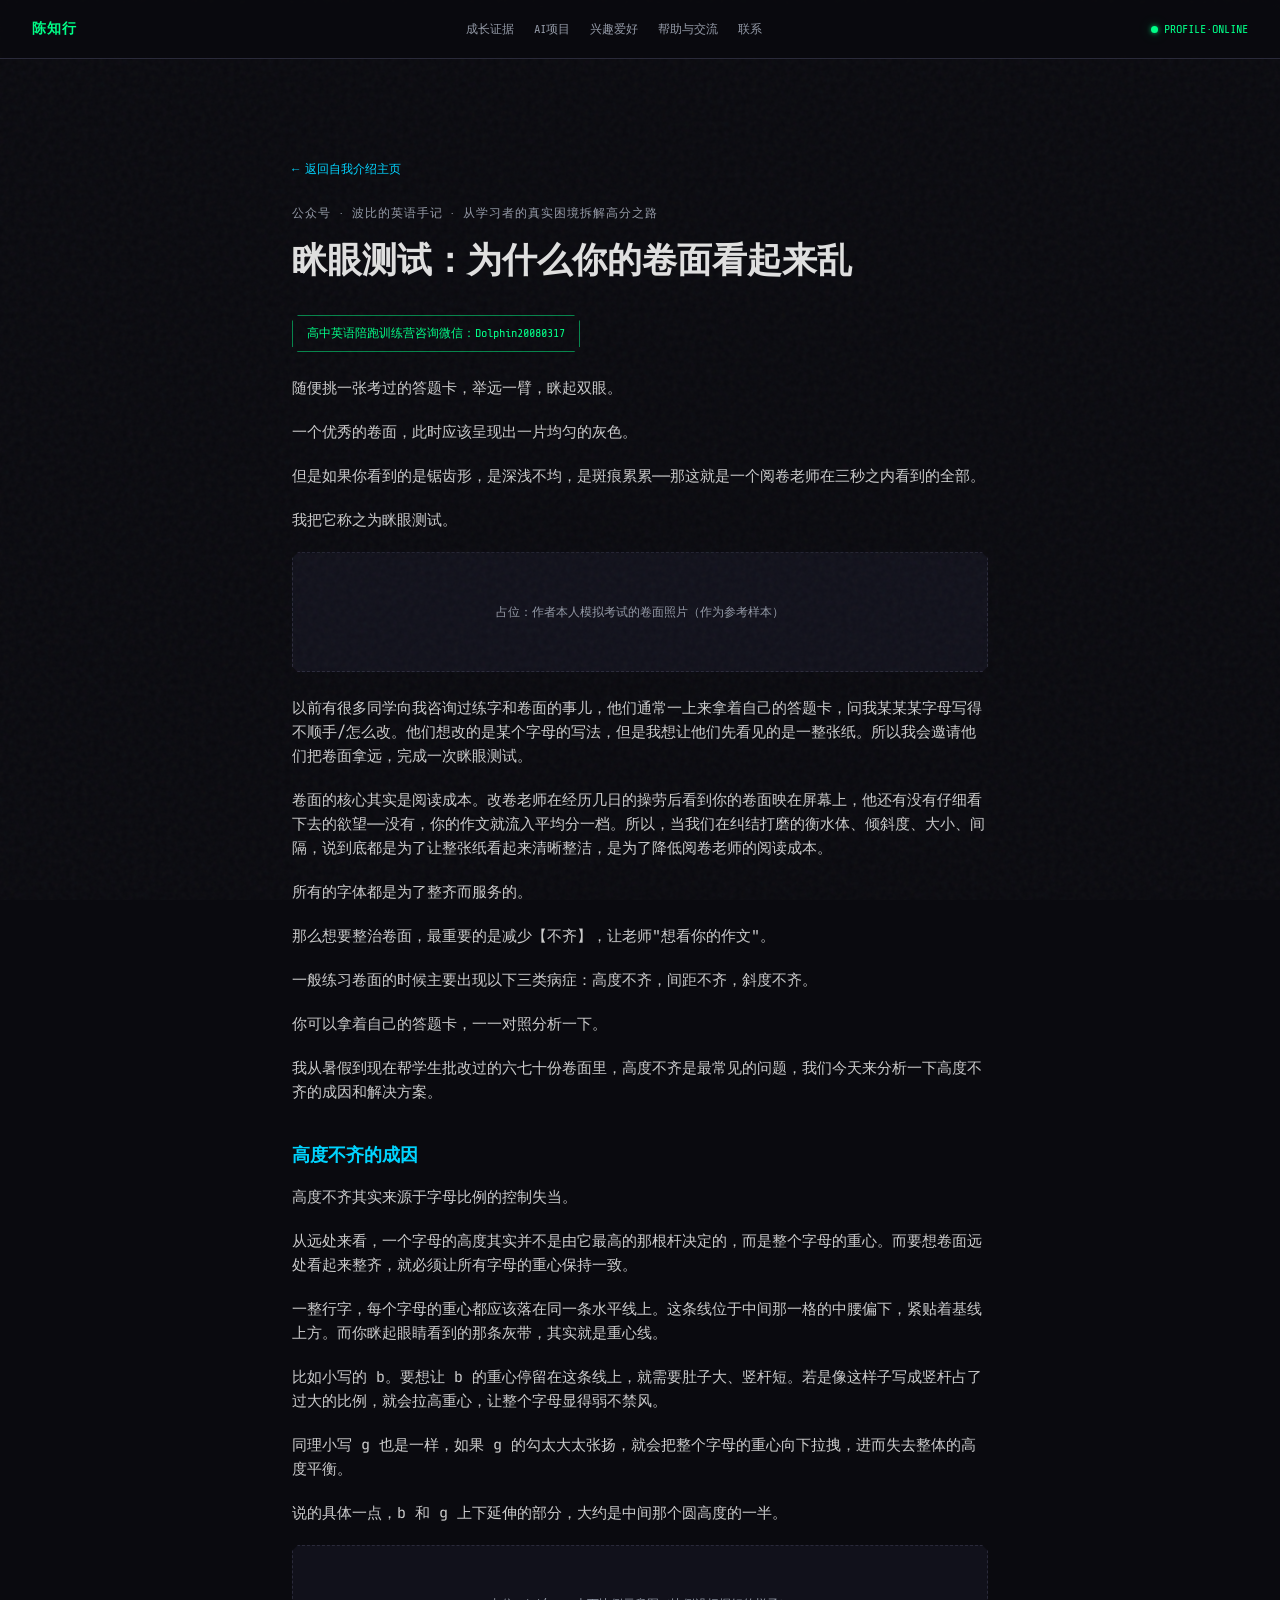
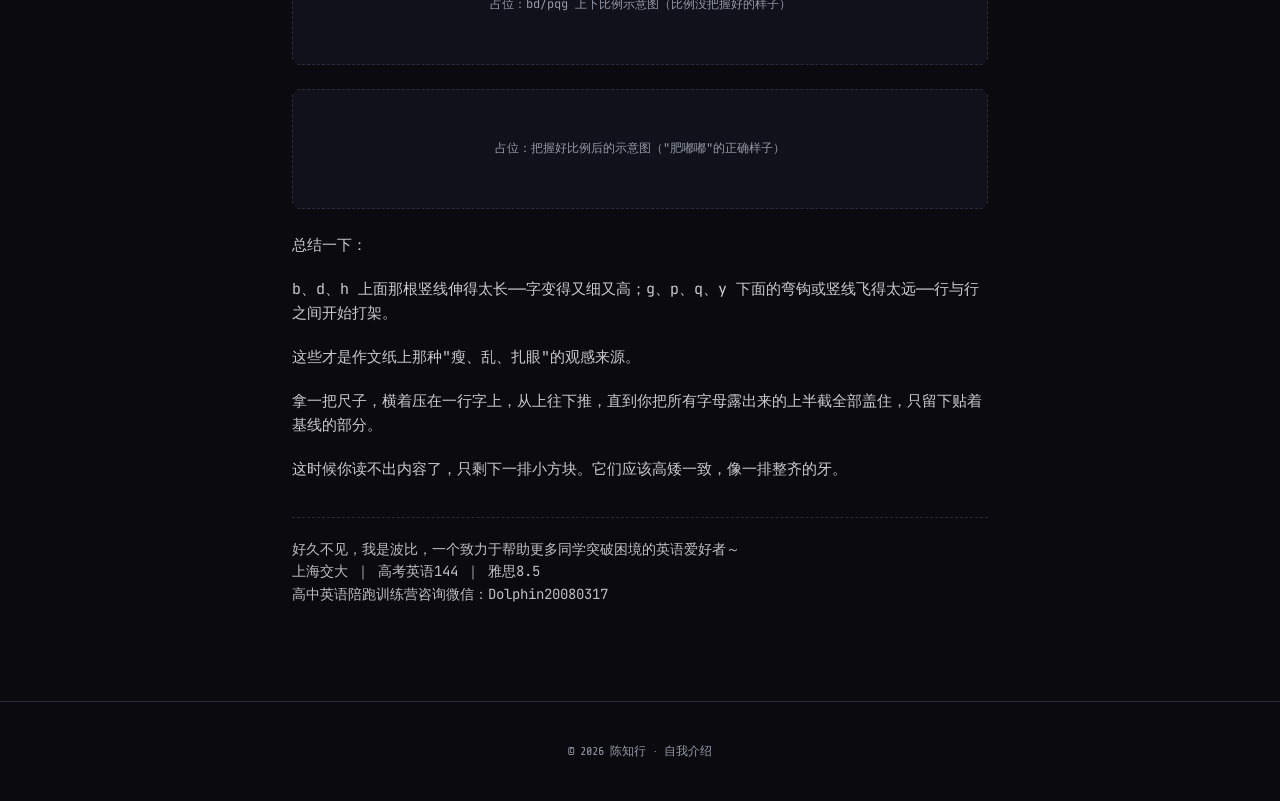
<file: article-2.html>
<!DOCTYPE html>
<html lang="zh-CN">
<head>
<meta charset="UTF-8">
<meta name="viewport" content="width=device-width, initial-scale=1.0">
<title>眯眼测试 · 波比的英语手记</title>
<link rel="stylesheet" href="fonts.css?v=3">
<link rel="stylesheet" href="theme.css?v=3">
</head>
<body>

<div class="noise-overlay"></div>

<header>
  <div class="logo"><b>陈知行</b></div>
  <nav>
    <a href="index.html#evidence">成长证据</a>
    <a href="index.html#ai">AI项目</a>
    <a href="index.html#hobbies">兴趣爱好</a>
    <a href="index.html#help">帮助与交流</a>
    <a href="index.html#contact">联系</a>
  </nav>
  <div class="status-chip"><span class="status-dot"></span><span class="flicker">PROFILE·ONLINE</span></div>
</header>

<section class="article-shell">
  <a class="article-back" href="index.html">&larr; 返回自我介绍主页</a>
  <div class="article-meta reveal-scroll">公众号 · 波比的英语手记 · 从学习者的真实困境拆解高分之路</div>
  <h1 class="article-title reveal-scroll">眯眼测试：为什么你的卷面看起来乱</h1>
  <div class="article-cta">高中英语陪跑训练营咨询微信：Dolphin20080317</div>

  <div class="prose">
    <p>随便挑一张考过的答题卡，举远一臂，眯起双眼。</p>
    <p>一个优秀的卷面，此时应该呈现出一片均匀的灰色。</p>
    <p>但是如果你看到的是锯齿形，是深浅不均，是斑痕累累——那这就是一个阅卷老师在三秒之内看到的全部。</p>
    <p>我把它称之为眯眼测试。</p>

    <div class="prose-image">占位：作者本人模拟考试的卷面照片（作为参考样本）</div>

    <p>以前有很多同学向我咨询过练字和卷面的事儿，他们通常一上来拿着自己的答题卡，问我某某某字母写得不顺手/怎么改。他们想改的是某个字母的写法，但是我想让他们先看见的是一整张纸。所以我会邀请他们把卷面拿远，完成一次眯眼测试。</p>
    <p>卷面的核心其实是阅读成本。改卷老师在经历几日的操劳后看到你的卷面映在屏幕上，他还有没有仔细看下去的欲望——没有，你的作文就流入平均分一档。所以，当我们在纠结打磨的衡水体、倾斜度、大小、间隔，说到底都是为了让整张纸看起来清晰整洁，是为了降低阅卷老师的阅读成本。</p>
    <p>所有的字体都是为了整齐而服务的。</p>
    <p>那么想要整治卷面，最重要的是减少【不齐】，让老师"想看你的作文"。</p>
    <p>一般练习卷面的时候主要出现以下三类病症：高度不齐，间距不齐，斜度不齐。</p>
    <p>你可以拿着自己的答题卡，一一对照分析一下。</p>
    <p>我从暑假到现在帮学生批改过的六七十份卷面里，高度不齐是最常见的问题，我们今天来分析一下高度不齐的成因和解决方案。</p>

    <h2>高度不齐的成因</h2>
    <p>高度不齐其实来源于字母比例的控制失当。</p>
    <p>从远处来看，一个字母的高度其实并不是由它最高的那根杆决定的，而是整个字母的重心。而要想卷面远处看起来整齐，就必须让所有字母的重心保持一致。</p>
    <p>一整行字，每个字母的重心都应该落在同一条水平线上。这条线位于中间那一格的中腰偏下，紧贴着基线上方。而你眯起眼睛看到的那条灰带，其实就是重心线。</p>
    <p>比如小写的 b。要想让 b 的重心停留在这条线上，就需要肚子大、竖杆短。若是像这样子写成竖杆占了过大的比例，就会拉高重心，让整个字母显得弱不禁风。</p>
    <p>同理小写 g 也是一样，如果 g 的勾太大太张扬，就会把整个字母的重心向下拉拽，进而失去整体的高度平衡。</p>
    <p>说的具体一点，b 和 g 上下延伸的部分，大约是中间那个圆高度的一半。</p>

    <div class="prose-image">占位：bd/pqg 上下比例示意图（比例没把握好的样子）</div>
    <div class="prose-image">占位：把握好比例后的示意图（"肥嘟嘟"的正确样子）</div>

    <p>总结一下：</p>
    <p>b、d、h 上面那根竖线伸得太长——字变得又细又高；g、p、q、y 下面的弯钩或竖线飞得太远——行与行之间开始打架。</p>
    <p>这些才是作文纸上那种"瘦、乱、扎眼"的观感来源。</p>
    <p>拿一把尺子，横着压在一行字上，从上往下推，直到你把所有字母露出来的上半截全部盖住，只留下贴着基线的部分。</p>
    <p>这时候你读不出内容了，只剩下一排小方块。它们应该高矮一致，像一排整齐的牙。</p>
  </div>

  <div class="article-signoff">
    好久不见，我是波比，一个致力于帮助更多同学突破困境的英语爱好者～<br>
    上海交大 ｜ 高考英语144 ｜ 雅思8.5<br>
    高中英语陪跑训练营咨询微信：Dolphin20080317
  </div>
</section>

<footer>
  © 2026 陈知行 · 自我介绍
</footer>

<script src="app.js?v=3"></script>
</body>
</html>
</file>
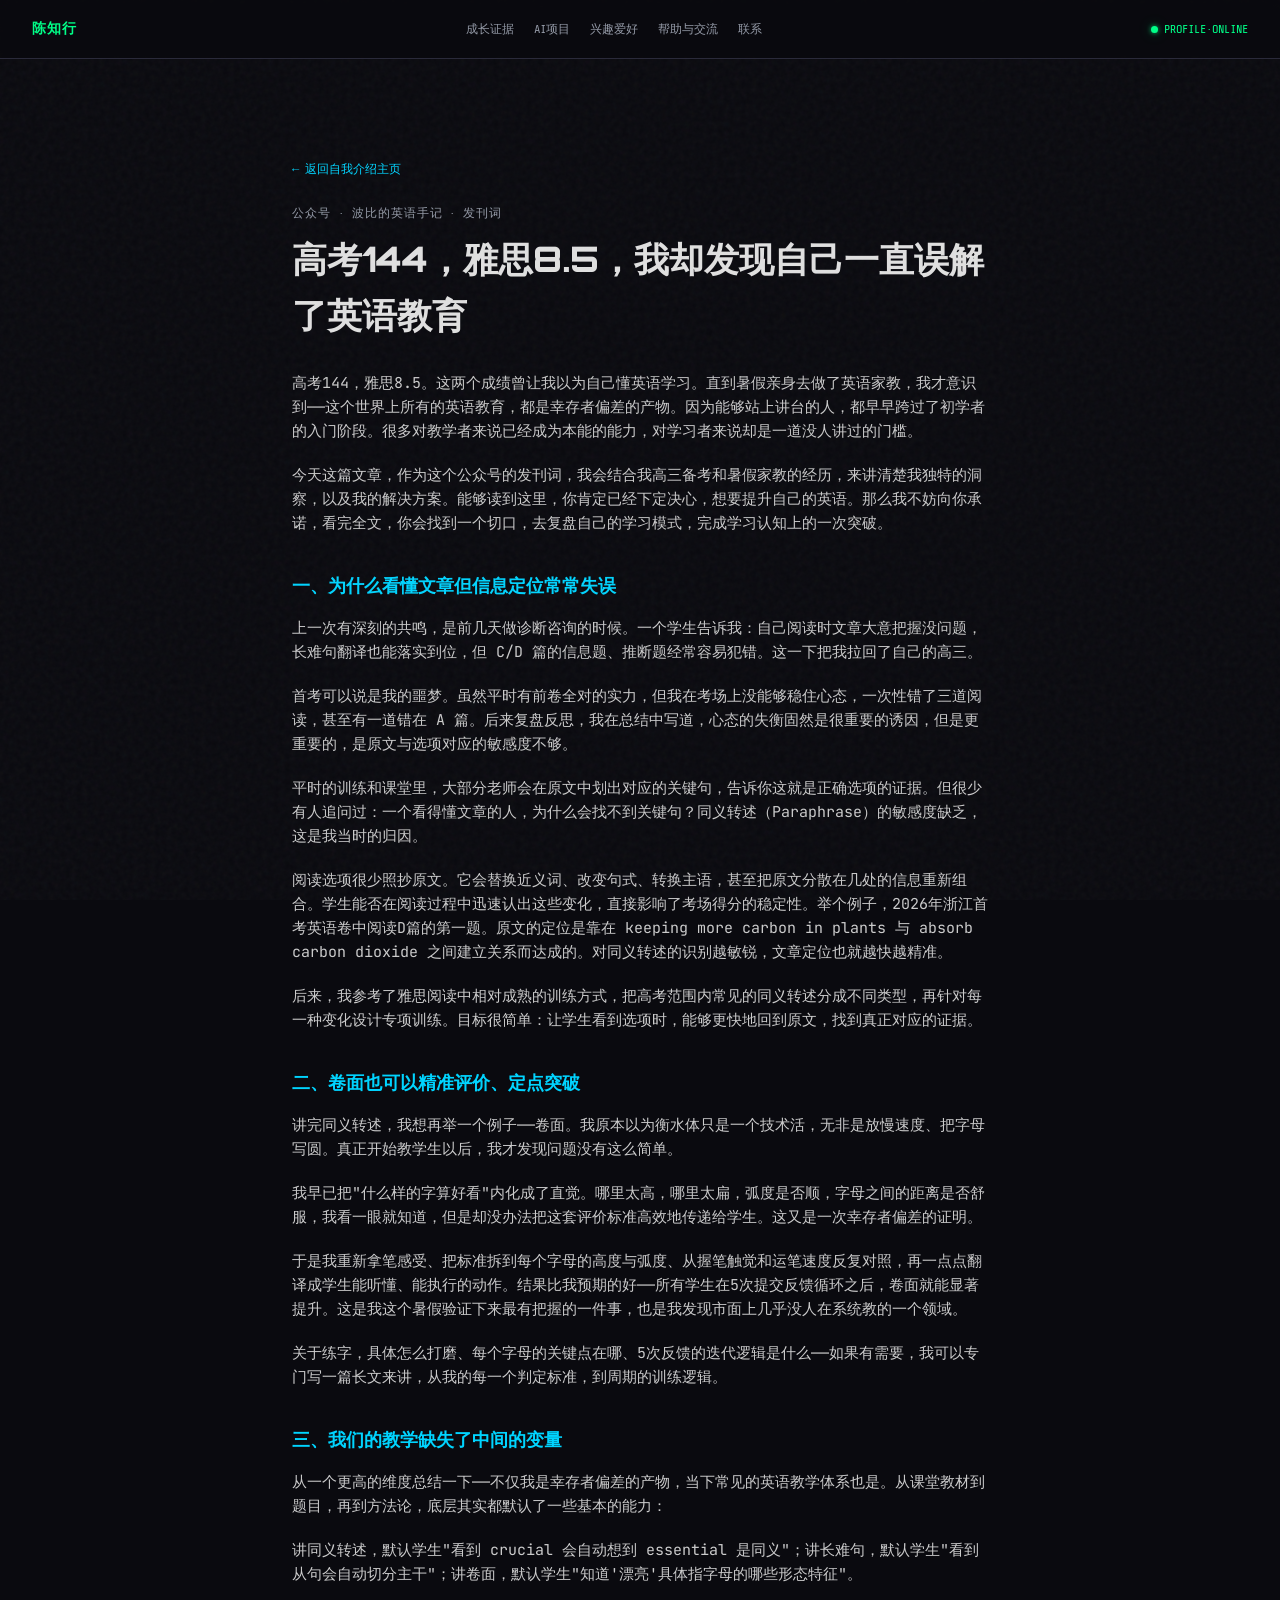
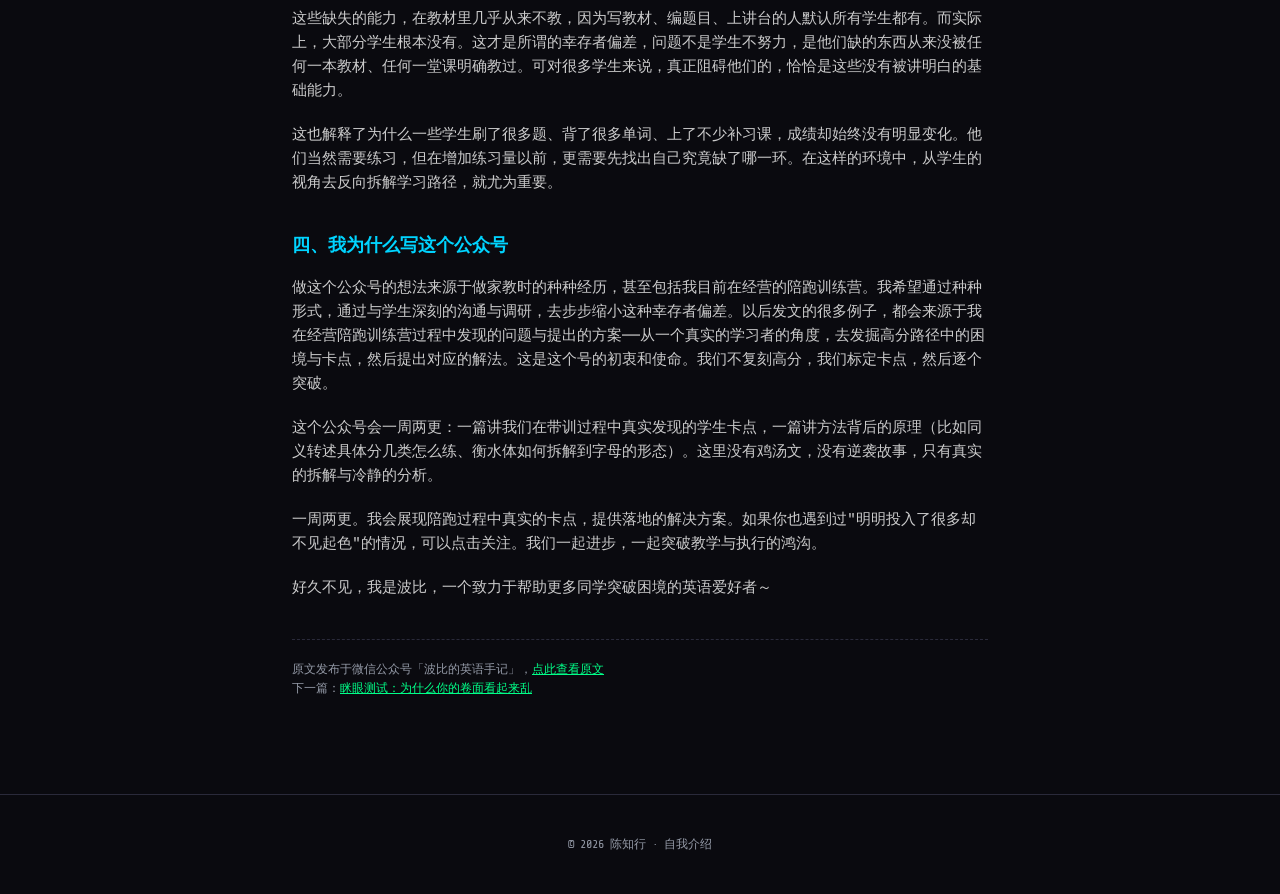
<file: article.html>
<!DOCTYPE html>
<html lang="zh-CN">
<head>
<meta charset="UTF-8">
<meta name="viewport" content="width=device-width, initial-scale=1.0">
<title>发刊词 · 波比的英语手记</title>
<link rel="stylesheet" href="fonts.css?v=3">
<link rel="stylesheet" href="theme.css?v=3">
</head>
<body>

<div class="noise-overlay"></div>

<header>
  <div class="logo"><b>陈知行</b></div>
  <nav>
    <a href="index.html#evidence">成长证据</a>
    <a href="index.html#ai">AI项目</a>
    <a href="index.html#hobbies">兴趣爱好</a>
    <a href="index.html#help">帮助与交流</a>
    <a href="index.html#contact">联系</a>
  </nav>
  <div class="status-chip"><span class="status-dot"></span><span class="flicker">PROFILE·ONLINE</span></div>
</header>

<section class="article-shell">
  <a class="article-back" href="index.html">&larr; 返回自我介绍主页</a>
  <div class="article-meta reveal-scroll">公众号 · 波比的英语手记 · 发刊词</div>
  <h1 class="article-title reveal-scroll">高考144，雅思8.5，我却发现自己一直误解了英语教育</h1>

  <div class="prose">
    <p>高考144，雅思8.5。这两个成绩曾让我以为自己懂英语学习。直到暑假亲身去做了英语家教，我才意识到——这个世界上所有的英语教育，都是幸存者偏差的产物。因为能够站上讲台的人，都早早跨过了初学者的入门阶段。很多对教学者来说已经成为本能的能力，对学习者来说却是一道没人讲过的门槛。</p>
    <p>今天这篇文章，作为这个公众号的发刊词，我会结合我高三备考和暑假家教的经历，来讲清楚我独特的洞察，以及我的解决方案。能够读到这里，你肯定已经下定决心，想要提升自己的英语。那么我不妨向你承诺，看完全文，你会找到一个切口，去复盘自己的学习模式，完成学习认知上的一次突破。</p>

    <h2>一、为什么看懂文章但信息定位常常失误</h2>
    <p>上一次有深刻的共鸣，是前几天做诊断咨询的时候。一个学生告诉我：自己阅读时文章大意把握没问题，长难句翻译也能落实到位，但 C/D 篇的信息题、推断题经常容易犯错。这一下把我拉回了自己的高三。</p>
    <p>首考可以说是我的噩梦。虽然平时有前卷全对的实力，但我在考场上没能够稳住心态，一次性错了三道阅读，甚至有一道错在 A 篇。后来复盘反思，我在总结中写道，心态的失衡固然是很重要的诱因，但是更重要的，是原文与选项对应的敏感度不够。</p>
    <p>平时的训练和课堂里，大部分老师会在原文中划出对应的关键句，告诉你这就是正确选项的证据。但很少有人追问过：一个看得懂文章的人，为什么会找不到关键句？同义转述（Paraphrase）的敏感度缺乏，这是我当时的归因。</p>
    <p>阅读选项很少照抄原文。它会替换近义词、改变句式、转换主语，甚至把原文分散在几处的信息重新组合。学生能否在阅读过程中迅速认出这些变化，直接影响了考场得分的稳定性。举个例子，2026年浙江首考英语卷中阅读D篇的第一题。原文的定位是靠在 keeping more carbon in plants 与 absorb carbon dioxide 之间建立关系而达成的。对同义转述的识别越敏锐，文章定位也就越快越精准。</p>
    <p>后来，我参考了雅思阅读中相对成熟的训练方式，把高考范围内常见的同义转述分成不同类型，再针对每一种变化设计专项训练。目标很简单：让学生看到选项时，能够更快地回到原文，找到真正对应的证据。</p>

    <h2>二、卷面也可以精准评价、定点突破</h2>
    <p>讲完同义转述，我想再举一个例子——卷面。我原本以为衡水体只是一个技术活，无非是放慢速度、把字母写圆。真正开始教学生以后，我才发现问题没有这么简单。</p>
    <p>我早已把"什么样的字算好看"内化成了直觉。哪里太高，哪里太扁，弧度是否顺，字母之间的距离是否舒服，我看一眼就知道，但是却没办法把这套评价标准高效地传递给学生。这又是一次幸存者偏差的证明。</p>
    <p>于是我重新拿笔感受、把标准拆到每个字母的高度与弧度、从握笔触觉和运笔速度反复对照，再一点点翻译成学生能听懂、能执行的动作。结果比我预期的好——所有学生在5次提交反馈循环之后，卷面就能显著提升。这是我这个暑假验证下来最有把握的一件事，也是我发现市面上几乎没人在系统教的一个领域。</p>
    <p>关于练字，具体怎么打磨、每个字母的关键点在哪、5次反馈的迭代逻辑是什么——如果有需要，我可以专门写一篇长文来讲，从我的每一个判定标准，到周期的训练逻辑。</p>

    <h2>三、我们的教学缺失了中间的变量</h2>
    <p>从一个更高的维度总结一下——不仅我是幸存者偏差的产物，当下常见的英语教学体系也是。从课堂教材到题目，再到方法论，底层其实都默认了一些基本的能力：</p>
    <p>讲同义转述，默认学生"看到 crucial 会自动想到 essential 是同义"；讲长难句，默认学生"看到从句会自动切分主干"；讲卷面，默认学生"知道'漂亮'具体指字母的哪些形态特征"。</p>
    <p>这些缺失的能力，在教材里几乎从来不教，因为写教材、编题目、上讲台的人默认所有学生都有。而实际上，大部分学生根本没有。这才是所谓的幸存者偏差，问题不是学生不努力，是他们缺的东西从来没被任何一本教材、任何一堂课明确教过。可对很多学生来说，真正阻碍他们的，恰恰是这些没有被讲明白的基础能力。</p>
    <p>这也解释了为什么一些学生刷了很多题、背了很多单词、上了不少补习课，成绩却始终没有明显变化。他们当然需要练习，但在增加练习量以前，更需要先找出自己究竟缺了哪一环。在这样的环境中，从学生的视角去反向拆解学习路径，就尤为重要。</p>

    <h2>四、我为什么写这个公众号</h2>
    <p>做这个公众号的想法来源于做家教时的种种经历，甚至包括我目前在经营的陪跑训练营。我希望通过种种形式，通过与学生深刻的沟通与调研，去步步缩小这种幸存者偏差。以后发文的很多例子，都会来源于我在经营陪跑训练营过程中发现的问题与提出的方案——从一个真实的学习者的角度，去发掘高分路径中的困境与卡点，然后提出对应的解法。这是这个号的初衷和使命。我们不复刻高分，我们标定卡点，然后逐个突破。</p>
    <p>这个公众号会一周两更：一篇讲我们在带训过程中真实发现的学生卡点，一篇讲方法背后的原理（比如同义转述具体分几类怎么练、衡水体如何拆解到字母的形态）。这里没有鸡汤文，没有逆袭故事，只有真实的拆解与冷静的分析。</p>
    <p>一周两更。我会展现陪跑过程中真实的卡点，提供落地的解决方案。如果你也遇到过"明明投入了很多却不见起色"的情况，可以点击关注。我们一起进步，一起突破教学与执行的鸿沟。</p>
    <p>好久不见，我是波比，一个致力于帮助更多同学突破困境的英语爱好者～</p>
  </div>

  <div class="article-source">
    原文发布于微信公众号「波比的英语手记」，<a href="https://mp.weixin.qq.com/s/QFcS1eXTkdI1-C8nXdgHew" target="_blank" rel="noopener">点此查看原文</a><br>
    下一篇：<a href="article-2.html">眯眼测试：为什么你的卷面看起来乱</a>
  </div>
</section>

<footer>
  © 2026 陈知行 · 自我介绍
</footer>

<script src="app.js?v=3"></script>
</body>
</html>
</file>
<file: fonts.css>
/* 自托管字体 —— 避免依赖 Google Fonts CDN（国内网络访问不稳定/被墙），全部内联为 base64 */
@font-face{
  font-family:'JetBrains Mono';font-style:normal;font-weight:400 800;font-display:swap;
  src:url([data-uri]) format('woff2');
  unicode-range:U+0000-00FF,U+0131,U+0152-0153,U+02BB-02BC,U+02C6,U+02DA,U+02DC,U+2000-206F,U+20AC,U+2122,U+2191,U+2193,U+2212,U+2215,U+FEFF,U+FFFD;
}
@font-face{
  font-family:'Orbitron';font-style:normal;font-weight:400 900;font-display:swap;
  src:url([data-uri]) format('woff2');
  unicode-range:U+0000-00FF,U+0131,U+0152-0153,U+02BB-02BC,U+02C6,U+02DA,U+02DC,U+2000-206F,U+20AC,U+2122,U+2191,U+2193,U+2212,U+2215,U+FEFF,U+FFFD;
}
@font-face{
  font-family:'Share Tech Mono';font-style:normal;font-weight:400;font-display:swap;
  src:url([data-uri]) format('woff2');
  unicode-range:U+0000-00FF,U+0131,U+0152-0153,U+02BB-02BC,U+02C6,U+02DA,U+02DC,U+2000-206F,U+20AC,U+2122,U+2191,U+2193,U+2212,U+2215,U+FEFF,U+FFFD;
}
</file>
<file: theme.css>
:root{
    color-scheme: dark;
    --color-background: 10 10 15;
    --color-foreground: 224 224 224;
    --color-card: 18 18 26;
    --color-muted: 28 28 46;
    --color-muted-foreground: 148 154 167;
    --color-accent: 0 255 136;
    --color-accent-secondary: 255 0 255;
    --color-accent-tertiary: 0 212 255;
    --color-border: 42 42 58;
    --color-destructive: 255 51 102;
    --shadow-neon: 0 0 5px rgb(var(--color-accent) / .72), 0 0 14px rgb(var(--color-accent) / .28);
    --shadow-neon-lg: 0 0 8px rgb(var(--color-accent) / .76), 0 0 22px rgb(var(--color-accent) / .42), 0 0 44px rgb(var(--color-accent) / .18);
    --shadow-neon-secondary: 0 0 5px rgb(var(--color-accent-secondary) / .78), 0 0 22px rgb(var(--color-accent-secondary) / .32);
    --shadow-neon-tertiary: 0 0 5px rgb(var(--color-accent-tertiary) / .78), 0 0 22px rgb(var(--color-accent-tertiary) / .32);
    --chamfer: polygon(0 12px, 12px 0, calc(100% - 12px) 0, 100% 12px, 100% calc(100% - 12px), calc(100% - 12px) 100%, 12px 100%, 0 calc(100% - 12px));
    --chamfer-sm: polygon(0 6px, 6px 0, calc(100% - 6px) 0, 100% 6px, 100% calc(100% - 6px), calc(100% - 6px) 100%, 6px 100%, 0 calc(100% - 6px));
    --font-display: 'Orbitron', 'Share Tech Mono', monospace;
    --font-mono: 'JetBrains Mono', 'Fira Code', Consolas, monospace;
    --font-ui: 'Share Tech Mono', 'JetBrains Mono', monospace;
  }

  *{ box-sizing: border-box; }
  html{ scroll-behavior: smooth; }
  body{
    margin:0;
    background: rgb(var(--color-background));
    color: rgb(var(--color-foreground));
    font-family: var(--font-mono);
    line-height: 1.6;
    position: relative;
    overflow-x: hidden;
  }

  .noise-overlay{
    position: fixed; inset:0; pointer-events:none; z-index: 2; opacity:.07;
    background-image: url("data:image/svg+xml,%3Csvg viewBox='0 0 200 200' xmlns='http://www.w3.org/2000/svg'%3E%3Cfilter id='n'%3E%3CfeTurbulence type='fractalNoise' baseFrequency='0.8' numOctaves='3' stitchTiles='stitch'/%3E%3C/filter%3E%3Crect width='100%25' height='100%25' filter='url(%23n)' opacity='0.6'/%3E%3C/svg%3E");
  }

  a{ color: inherit; }

  header{
    position: sticky; top:0; z-index: 10;
    display:flex; align-items:center; justify-content:space-between;
    padding: 18px 32px;
    background: rgb(var(--color-background) / .85);
    backdrop-filter: blur(6px);
    border-bottom: 1px solid rgb(var(--color-border));
  }
  .logo{ font-family: var(--font-ui); font-size:14px; letter-spacing: .08em; }
  .logo b{ color: rgb(var(--color-accent)); }
  nav{ display:flex; gap:20px; font-family: var(--font-ui); font-size: 12px; text-transform: uppercase; }
  nav a{ text-decoration:none; color: rgb(var(--color-muted-foreground)); transition: color .2s cubic-bezier(.4,0,.2,1), text-shadow .2s cubic-bezier(.4,0,.2,1); }
  nav a:hover, nav a:active{ color: rgb(var(--color-accent)); text-shadow: 0 0 8px rgb(var(--color-accent) / .55); }
  .status-chip{
    font-family: var(--font-ui); font-size:12px; display:flex; align-items:center; gap:6px;
    color: rgb(var(--color-accent));
  }
  .status-dot{ width:7px; height:7px; border-radius:50%; background: rgb(var(--color-accent)); box-shadow: var(--shadow-neon); }

  section{ padding: 96px 32px; max-width: 1120px; margin: 0 auto; position: relative; z-index: 1; }
  .section-eyebrow{
    font-family: var(--font-ui); font-size:12px; text-transform: uppercase; letter-spacing:.15em;
    color: rgb(var(--color-accent-tertiary)); margin-bottom: 10px;
  }
  .section-title{
    font-family: var(--font-display); font-weight:800; text-transform:uppercase;
    font-size: clamp(1.6rem, 3vw, 2.4rem); margin: 0 0 36px;
  }

  /* Hero */
  .hero{ padding-top: 72px; display:grid; grid-template-columns: 1.3fr 1fr; gap: 48px; align-items:start; }
  .hero-eyebrow{ font-family: var(--font-ui); font-size:13px; color: rgb(var(--color-muted-foreground)); text-transform:uppercase; letter-spacing:.1em; margin-bottom: 18px; }
  .hero h1{
    font-family: var(--font-display); font-weight:900; text-transform:uppercase;
    font-size: clamp(2.2rem, 5vw, 3.6rem); line-height:1.15; margin:0 0 22px;
  }
  .signature-line{ font-size: clamp(1.3rem, 3vw, 1.9rem); }
  /* 名字闪烁：两层艺术字叠加(::before/::after 复制同一份文字)，一层带炫光，
     平时几乎静止，每隔几秒有一次快速的错位抖动——不是持续的抖动 */
  .cyber-glitch-line{ position:relative; color: rgb(var(--color-foreground)); display:inline-block; }
  .cyber-glitch-line::before, .cyber-glitch-line::after{
    content: attr(data-text); position:absolute; inset:0;
    pointer-events:none; overflow:hidden; opacity:.55;
  }
  .cyber-glitch-line::before{
    color: rgb(var(--color-accent-secondary));
    transform: translate(-2px);
    clip-path: inset(0 0 54% 0);
    text-shadow: 0 0 14px rgb(var(--color-accent-secondary) / .65);
    animation: glitchCut 5s steps(2,end) infinite;
  }
  .cyber-glitch-line::after{
    color: rgb(var(--color-accent-tertiary));
    transform: translate(2px);
    clip-path: inset(46% 0 0 0);
    animation: glitchCut 7s steps(2,end) infinite reverse;
  }
  @keyframes glitchCut{
    0%, 84%, 100%{ transform: translate(0); }
    86%{ transform: translate(-5px,2px) skew(8deg); }
    88%{ transform: translate(4px,-1px) skew(-7deg); }
    90%{ transform: translate(-2px,1px); }
  }
  .text-gradient{
    display:block;
    background: linear-gradient(90deg, rgb(var(--color-accent)), rgb(var(--color-accent-tertiary)), rgb(var(--color-accent-secondary)));
    -webkit-background-clip:text; background-clip:text; color:transparent;
    filter: drop-shadow(0 0 18px rgb(var(--color-accent) / .28));
  }
  .hero p.lead{ font-size:16px; color: rgb(var(--color-muted-foreground)); max-width: 52ch; margin-bottom: 34px; }
  .cta-row{ display:flex; gap:16px; flex-wrap:wrap; }
  .btn{
    font-family: var(--font-ui); font-size:14px; text-transform:uppercase; letter-spacing:.05em;
    padding: 12px 22px; cursor:pointer; text-decoration:none; display:inline-flex; align-items:center; gap:8px;
    border:1px solid transparent; transition: transform .2s ease;
    animation: neon-pulse 5s infinite;
  }
  .btn:hover{ transform: translateY(-2px); }
  .btn:active{ transform: scale(.96); }
  .btn-primary{ background: rgb(var(--color-accent)); color: rgb(var(--color-background)); border-color: rgb(var(--color-accent)); box-shadow: var(--shadow-neon); }
  .btn-outline{ background: transparent; color: rgb(var(--color-accent-secondary)); border-color: rgb(var(--color-accent-secondary)); box-shadow: var(--shadow-neon-secondary); }

  .cyber-card{
    clip-path: var(--chamfer);
    border: 1px solid rgb(var(--color-border));
    background: rgb(var(--color-card));
    padding: 26px;
    transition: border-color .2s cubic-bezier(.4,0,.2,1), box-shadow .2s cubic-bezier(.4,0,.2,1), transform .2s cubic-bezier(.4,0,.2,1);
  }
  .cyber-card:hover, .cyber-card:active{ transform: translateY(-4px); border-color: rgb(var(--color-accent) / .7); box-shadow: var(--shadow-neon); }
  .hud{ font-family: var(--font-ui); font-size: 13px; }
  .hud-row{ display:flex; justify-content:space-between; gap:16px; padding: 10px 0; border-bottom: 1px dashed rgb(var(--color-border)); }
  .hud-row:last-child{ border-bottom:none; }
  .hud-row span:first-child{ color: rgb(var(--color-muted-foreground)); text-transform:uppercase; letter-spacing:.08em; font-size:11px; flex-shrink:0; }
  .hud-row span:last-child{ color: rgb(var(--color-accent)); text-align:right; }
  .hud-log{ margin-top:18px; padding-top:16px; border-top:1px solid rgb(var(--color-border)); font-size:12px; color: rgb(var(--color-muted-foreground)); }
  .hud-log div{ margin-bottom:6px; }
  .hud-log b{ color: rgb(var(--color-accent-tertiary)); }

  /* 荧光绿的 “>” ——终端提示符风格，统一用在 HUD 日志/项目要点/列表前缀上 */
  .gt{ color: rgb(var(--color-accent)); text-shadow: 0 0 6px rgb(var(--color-accent) / .7); font-weight:700; }
  .gt-line{
    font-family: var(--font-ui); font-size:12px; color: rgb(var(--color-accent-tertiary) / .9);
    border-top: 1px dashed rgb(var(--color-border)); margin-top:14px; padding-top:10px;
  }

  /* Grids */
  .grid3{ display:grid; grid-template-columns: repeat(3, 1fr); gap: 22px; }
  .grid2{ display:grid; grid-template-columns: repeat(2, 1fr); gap: 22px; }
  .stat-card{
    clip-path: var(--chamfer-sm);
    border:1px solid rgb(var(--color-border)); background: rgb(var(--color-card));
    padding: 22px; opacity:0; transform: translateY(24px);
    transition: opacity .6s ease, transform .35s cubic-bezier(.4,0,.2,1), border-color .2s cubic-bezier(.4,0,.2,1), box-shadow .2s cubic-bezier(.4,0,.2,1);
  }
  .stat-card.in-view{ opacity:1; transform: translateY(0); }
  .stat-card:hover{ transform: translateY(-4px); border-color: rgb(var(--color-accent) / .7); box-shadow: var(--shadow-neon); }
  .stat-card:active{ transform: translateY(-4px) scale(.98); border-color: rgb(var(--color-accent) / .7); box-shadow: var(--shadow-neon); }
  .stat-num{ font-family: var(--font-display); font-weight:800; font-size: 30px; color: rgb(var(--color-accent)); }
  .stat-label{ font-size:13px; color: rgb(var(--color-muted-foreground)); margin-top:6px; }
  .stat-detail{ font-size: 13px; margin-top: 12px; color: rgb(var(--color-foreground) / .85); }
  .proof-link{
    display:inline-block; margin-top:10px; font-family: var(--font-ui); font-size:11px;
    color: rgb(var(--color-accent-tertiary)); text-decoration:none; border-bottom:1px dashed rgb(var(--color-accent-tertiary) / .5);
  }

  /* Signature project card — 招牌项目，样式比普通stat-card更醒目 */
  .signature-card{
    clip-path: var(--chamfer);
    border:1px solid rgb(var(--color-accent-tertiary) / .5); background: rgb(var(--color-card));
    padding: 30px; position:relative; opacity:0; transform: translateY(24px);
    transition: opacity .6s ease, transform .35s cubic-bezier(.4,0,.2,1), border-color .2s cubic-bezier(.4,0,.2,1), box-shadow .2s cubic-bezier(.4,0,.2,1);
    box-shadow: 0 0 0 1px rgb(var(--color-accent-tertiary) / .12) inset;
  }
  .signature-card.in-view{ opacity:1; transform: translateY(0); }
  .signature-card:hover{
    transform: translateY(-4px); border-color: rgb(var(--color-accent-tertiary) / .9);
    box-shadow: 0 0 0 1px rgb(var(--color-accent-tertiary) / .12) inset, var(--shadow-neon-tertiary);
  }
  .signature-card:active{
    transform: translateY(-4px) scale(.98); border-color: rgb(var(--color-accent-tertiary) / .9);
    box-shadow: 0 0 0 1px rgb(var(--color-accent-tertiary) / .12) inset, var(--shadow-neon-tertiary);
  }
  .signature-badge{
    display:inline-block; font-family: var(--font-ui); font-size:11px; text-transform:uppercase; letter-spacing:.1em;
    color: rgb(var(--color-background)); background: rgb(var(--color-accent-tertiary));
    padding: 4px 10px; clip-path: var(--chamfer-sm); margin-bottom: 16px;
  }
  .signature-card h3{ font-family: var(--font-display); font-weight:700; font-size:20px; margin: 0 0 12px; text-transform:uppercase; }
  .signature-card p{ font-size:14px; color: rgb(var(--color-foreground) / .85); margin: 0 0 8px; }

  .placeholder{
    border: 1px dashed rgb(var(--color-border)); clip-path: var(--chamfer-sm);
    padding: 22px; color: rgb(var(--color-muted-foreground)); font-size: 13px;
  }
  .placeholder b{ color: rgb(var(--color-accent-tertiary)); }

  .track-note{ font-size:14px; color: rgb(var(--color-foreground) / .85); max-width: 70ch; margin-bottom: 30px; }

  /* 精简小模块（教育品牌搭建整合区） */
  .compact-module{
    clip-path: var(--chamfer); border:1px solid rgb(var(--color-border)); background: rgb(var(--color-card));
    padding: 26px; display:flex; flex-wrap:wrap; gap: 24px; align-items:flex-start;
  }
  .compact-module .cm-text{ flex: 1 1 320px; font-size:14px; color: rgb(var(--color-foreground) / .85); }
  .compact-module .cm-stats{ display:flex; gap: 24px; flex-wrap:wrap; }
  .cm-stat{ text-align:center; }
  .cm-stat .n{ font-family: var(--font-display); font-weight:800; font-size:22px; color: rgb(var(--color-accent)); }
  .cm-stat .l{ font-size:11px; color: rgb(var(--color-muted-foreground)); text-transform:uppercase; }

  /* Contact */
  .contact-grid{ display:grid; grid-template-columns: 1fr 1fr; gap: 32px; align-items:start; }
  .qr-box{
    width: 200px; border:1px solid rgb(var(--color-border)); clip-path: var(--chamfer-sm);
    display:flex; align-items:center; justify-content:center; font-size:12px; color: rgb(var(--color-muted-foreground)); text-align:center;
    overflow:hidden;
  }
  .qr-box img{ width:100%; display:block; }
  .qr-box.placeholder-box{ height:160px; border-style:dashed; }
  footer{ padding: 40px 32px; text-align:center; font-family: var(--font-ui); font-size:12px; color: rgb(var(--color-muted-foreground)); border-top:1px solid rgb(var(--color-border)); }

  @media (max-width: 860px){
    .hero{ grid-template-columns: 1fr; }
    .grid3, .grid2{ grid-template-columns: 1fr; }
    .contact-grid{ grid-template-columns: 1fr; }
    nav{ display:none; }
  }

  /* 一闪一闪的霓虹灯效果——不规则闪烁，不是简单的匀速呼吸 */
  @keyframes neon-flicker{
    0%, 19%, 21%, 23%, 54%, 56%, 100% { opacity: 1; }
    20%, 22%, 55% { opacity: .3; }
  }
  @keyframes neon-pulse{
    0%, 19%, 21%, 23%, 54%, 56%, 100% { filter: brightness(1); }
    20%, 22%, 55% { filter: brightness(.55); }
  }
  .flicker{ animation: neon-flicker 4s infinite; }
  .status-dot{ animation: neon-flicker 2.6s infinite; }

  /* 打字机效果 */
  .type-caret{
    display:inline-block; width:.55em; margin-left:2px;
    background: rgb(var(--color-accent)); color: rgb(var(--color-accent));
    -webkit-text-fill-color: rgb(var(--color-accent));
    animation: caret-blink 1s steps(1) infinite;
  }
  @keyframes caret-blink{ 0%,49%{ opacity:1; } 50%,100%{ opacity:0; } }

  @media (prefers-reduced-motion: reduce){
    .cyber-glitch{ animation:none; }
    html{ scroll-behavior:auto; }
    .stat-card, .signature-card{ transition:none; opacity:1; transform:none; }
    .flicker, .status-dot, .btn{ animation:none; }
    .type-caret{ display:none; }
    .hero-enter, .hero-enter-title{ opacity:1 !important; transform:none !important; animation:none !important; }
    .reveal-scroll{ opacity:1 !important; transform:none !important; }
  }

  /* 首屏进场：纯CSS动画，不依赖JS/IntersectionObserver——JS万一卡住也保证首屏一定可见
     参照对标站的实际写法：大部分元素是简单的上浮淡入(translateY)，
     只有主标题用了更戏剧化的skew歪斜效果，不是所有元素都做成倾斜 */
  @keyframes hero-enter-kf{ to{ opacity:1; transform: translateY(0); } }
  .hero-enter{
    opacity: 0; transform: translateY(16px);
    animation: hero-enter-kf .6s cubic-bezier(.4,0,.2,1) forwards;
  }
  @keyframes hero-enter-title-kf{ to{ opacity:1; transform: translateX(0) skewX(0); } }
  .hero-enter-title{
    opacity: 0; transform: translateX(-16px) skewX(-7deg);
    animation: hero-enter-title-kf .6s cubic-bezier(.4,0,.2,1) forwards;
  }


  /* 滚动进场：各板块标题滚动到可视区域时触发（JS驱动，app.js里有兜底超时） */
  .reveal-scroll{
    opacity: 0; transform: translateX(-24px) skewX(-6deg);
    transition: opacity .7s cubic-bezier(.4,0,.2,1), transform .7s cubic-bezier(.4,0,.2,1);
  }
  .reveal-scroll.in-view{ opacity: 1; transform: translateX(0) skewX(0); }

  /* 成长证据：数量不固定，用 auto-fit 自适应 */
  .grid-evidence{ display:grid; grid-template-columns: repeat(auto-fit, minmax(220px, 1fr)); gap: 20px; }

  /* AI 项目卡片内的截图占位 + 展示重点 */
  .project-shot{
    width:100%; aspect-ratio: 16/10; margin-bottom:16px;
    border:1px dashed rgb(var(--color-border)); clip-path: var(--chamfer-sm);
    display:flex; align-items:center; justify-content:center; text-align:center;
    font-size:12px; color: rgb(var(--color-muted-foreground)); padding: 12px;
    background: rgb(var(--color-muted) / .4);
  }
  .project-shot{ overflow:hidden; }
  .project-shot img{ width:100%; height:100%; object-fit:cover; clip-path: var(--chamfer-sm); transition: transform .4s cubic-bezier(.4,0,.2,1), filter .4s cubic-bezier(.4,0,.2,1); }
  .project-shot:hover img, .project-shot:active img{ transform: scale(1.05); filter: saturate(1.15) contrast(1.03); }

  /* 兴趣爱好：单图+说明 */
  .photo-box{
    width:100%; aspect-ratio: 4/3;
    border:1px dashed rgb(var(--color-border)); clip-path: var(--chamfer-sm);
    display:flex; align-items:center; justify-content:center; text-align:center;
    font-size:13px; color: rgb(var(--color-muted-foreground)); padding:16px;
    background: rgb(var(--color-muted) / .4); margin-bottom:16px; overflow:hidden;
  }
  .photo-box{ overflow:hidden; }
  .photo-box img{ width:100%; height:100%; object-fit:cover; transition: transform .4s cubic-bezier(.4,0,.2,1), filter .4s cubic-bezier(.4,0,.2,1); }
  .photo-box:hover img, .photo-box:active img{ transform: scale(1.05); filter: saturate(1.15) contrast(1.03); }

  /* 还没有照片的板块：不用图标撑场，走内容优先——标签+标题+描述，跟lilanyuan.cn的证据卡片一个思路 */
  .hobby-tag{
    font-family: var(--font-ui); font-size:11px; text-transform:uppercase; letter-spacing:.1em;
    color: rgb(var(--color-accent-tertiary)); margin-bottom:10px;
  }
  .hobby-card{
    clip-path: var(--chamfer-sm); border:1px solid rgb(var(--color-border)); background: rgb(var(--color-card));
    padding:22px; min-width:0;
    transition: border-color .2s cubic-bezier(.4,0,.2,1), box-shadow .2s cubic-bezier(.4,0,.2,1), transform .2s cubic-bezier(.4,0,.2,1);
  }
  .hobby-card:hover{ transform: translateY(-4px); border-color: rgb(var(--color-accent) / .7); box-shadow: var(--shadow-neon); }
  .hobby-card:active{ transform: translateY(-4px) scale(.98); border-color: rgb(var(--color-accent) / .7); box-shadow: var(--shadow-neon); }
  .hobby-card h3{ font-family: var(--font-display); font-weight:700; font-size:16px; margin: 0 0 14px; text-transform:uppercase; }
  .hobby-card p{ font-size:13px; color: rgb(var(--color-foreground) / .8); margin: 4px 0; }
  .hobby-card ul{ margin:8px 0 0; padding-left:0; list-style:none; font-size:13px; color: rgb(var(--color-foreground) / .85); }
  .hobby-card li{ margin-bottom:8px; padding-left: 1.4em; text-indent: -1.4em; }
  .hobby-card li::before{ content:'>'; color: rgb(var(--color-accent)); text-shadow: 0 0 6px rgb(var(--color-accent) / .7); font-weight:700; margin-right:.5em; }

  /* 唱歌板块：连续自动滚动的照片长条，不加边框，悬浮/触摸时暂停——照抄参考站的 photo-marquee 写法 */
  .photo-marquee{ position:relative; overflow:hidden; padding: 6px 0; width:100%; min-width:0; contain: layout; }
  .photo-marquee::before, .photo-marquee::after{
    content:""; position:absolute; top:0; z-index:2; width:80px; height:100%; pointer-events:none;
  }
  .photo-marquee::before{ left:0; background: linear-gradient(90deg, rgb(var(--color-background)), transparent); }
  .photo-marquee::after{ right:0; background: linear-gradient(270deg, rgb(var(--color-background)), transparent); }
  .photo-track{ display:flex; width:max-content; gap:14px; animation: photoScroll 30s linear infinite; }
  .photo-marquee:hover .photo-track, .photo-marquee:active .photo-track{ animation-play-state: paused; }
  .photo-frame{
    clip-path: var(--chamfer); position:relative; flex-shrink:0; overflow:hidden;
    width: 220px; height: 220px; background: rgb(var(--color-muted));
  }
  .photo-frame img{
    width:100%; height:100%; object-fit:cover; object-position: center 15%;
    transition: transform .5s cubic-bezier(.4,0,.2,1), filter .5s cubic-bezier(.4,0,.2,1);
  }
  .photo-frame:hover img, .photo-frame:active img{ transform: scale(1.05); filter: saturate(1.15) contrast(1.03); }
  @keyframes photoScroll{ 0%{ transform: translateX(0); } to{ transform: translateX(calc(-50% - 7px)); } }
  @media (max-width:640px){
    .photo-marquee::before, .photo-marquee::after{ width:36px; }
    .photo-frame{ width:160px; height:160px; }
  }
  @media (prefers-reduced-motion: reduce){
    .photo-track{ animation:none; }
  }

  /* 帮助与交流 */
  .help-grid{ display:grid; grid-template-columns: repeat(auto-fit, minmax(220px, 1fr)); gap: 20px; }
  .help-item{
    clip-path: var(--chamfer-sm); border:1px solid rgb(var(--color-border)); background: rgb(var(--color-card));
    padding: 20px; font-size:13px; color: rgb(var(--color-foreground) / .85);
    transition: border-color .2s cubic-bezier(.4,0,.2,1), box-shadow .2s cubic-bezier(.4,0,.2,1), transform .2s cubic-bezier(.4,0,.2,1);
  }
  .help-item:hover{ transform: translateY(-4px); border-color: rgb(var(--color-accent) / .7); box-shadow: var(--shadow-neon); }
  .help-item:active{ transform: translateY(-4px) scale(.98); border-color: rgb(var(--color-accent) / .7); box-shadow: var(--shadow-neon); }
  .help-item .h-num{ font-family: var(--font-display); font-weight:700; color: rgb(var(--color-accent)); font-size:13px; margin-right:6px; }
  .help-item .h-title{ font-family: var(--font-ui); text-transform:uppercase; letter-spacing:.04em; color: rgb(var(--color-foreground)); display:block; margin-bottom:8px; }

  .doc-link-card{
    clip-path: var(--chamfer-sm); border:1px solid rgb(var(--color-accent-secondary) / .5); background: rgb(var(--color-card));
    padding:20px; display:flex; align-items:center; justify-content:space-between; gap:16px; flex-wrap:wrap;
    text-decoration:none; margin-bottom: 30px;
  }
  .doc-link-card .dl-title{ font-family: var(--font-display); font-weight:700; font-size:15px; text-transform:uppercase; color: rgb(var(--color-foreground)); }
  .doc-link-card .dl-sub{ font-size:12px; color: rgb(var(--color-muted-foreground)); margin-top:4px; }
  .doc-link-card .dl-arrow{ color: rgb(var(--color-accent-secondary)); font-family: var(--font-ui); }

  /* 文章页 */
  .article-shell{ max-width: 760px; }
  .article-back{ font-family: var(--font-ui); font-size:12px; color: rgb(var(--color-accent-tertiary)); text-decoration:none; display:inline-block; margin-bottom:24px; }
  .article-meta{ font-family: var(--font-ui); font-size:12px; color: rgb(var(--color-muted-foreground)); margin-bottom:8px; text-transform:uppercase; letter-spacing:.08em; }
  .article-title{ font-family: var(--font-display); font-size: clamp(1.6rem, 4vw, 2.2rem); font-weight:800; margin: 0 0 28px; text-transform:uppercase; }
  .prose{ font-size:15px; color: rgb(var(--color-foreground) / .9); }
  .prose p{ margin: 0 0 20px; }
  .prose h2{ font-family: var(--font-display); font-weight:700; font-size:18px; color: rgb(var(--color-accent-tertiary)); text-transform:uppercase; margin: 36px 0 16px; }
  .article-source{
    margin-top:40px; padding-top:20px; border-top:1px dashed rgb(var(--color-border));
    font-size:12px; color: rgb(var(--color-muted-foreground));
  }
  .article-source a{ color: rgb(var(--color-accent)); }

  /* 文章内嵌图片占位 */
  .prose-image{
    width:100%; margin: 12px 0 24px;
    border:1px dashed rgb(var(--color-border)); clip-path: var(--chamfer-sm);
    background: rgb(var(--color-muted) / .4);
    display:flex; align-items:center; justify-content:center; text-align:center;
    font-size:12px; color: rgb(var(--color-muted-foreground)); padding: 30px 16px; min-height: 120px;
  }
  .prose-image img{ width:100%; clip-path: var(--chamfer-sm); }

  .article-cta{
    display:inline-block; font-family: var(--font-ui); font-size:12px;
    color: rgb(var(--color-accent)); border:1px solid rgb(var(--color-accent) / .5);
    padding: 8px 14px; clip-path: var(--chamfer-sm); margin-bottom: 24px;
  }
  .article-signoff{
    margin-top: 36px; padding-top:20px; border-top:1px dashed rgb(var(--color-border));
    font-size:14px; color: rgb(var(--color-foreground) / .85);
  }
  .article-list{ display:flex; flex-direction:column; gap:14px; margin-bottom:30px; }

  /* 灯箱：查看成绩单/详情原图时，在原来的暗色背景上弹出一个可滚动的大窗口，
     而不是新开一个白底页面。海报很长时可以在窗口内部往下滚动查看全图。 */
  .lightbox{
    position:fixed; inset:0; z-index:100; display:none; align-items:center; justify-content:center; padding:28px;
  }
  .lightbox.open{ display:flex; }
  .lightbox-backdrop{ position:absolute; inset:0; background: rgb(var(--color-background) / .92); backdrop-filter: blur(6px); }
  .lightbox-body{ position:relative; z-index:1; max-width:min(640px,92vw); width:100%; }
  .lightbox-scroll{
    max-height:82vh; overflow-y:auto; clip-path: var(--chamfer);
    border:1px solid rgb(var(--color-accent) / .4); background: rgb(var(--color-card));
    box-shadow: var(--shadow-neon-lg);
  }
  .lightbox-scroll img{ width:100%; display:block; }
  .lightbox-hint{
    text-align:center; font-family: var(--font-ui); font-size:11px; color: rgb(var(--color-muted-foreground));
    margin-top:10px; text-transform:uppercase; letter-spacing:.08em;
  }
  .lightbox-close{
    position:absolute; top:-46px; right:0; width:38px; height:38px; clip-path: var(--chamfer-sm);
    background: rgb(var(--color-card)); border:1px solid rgb(var(--color-accent) / .6); color: rgb(var(--color-accent));
    cursor:pointer; font-size:16px; line-height:1; display:flex; align-items:center; justify-content:center;
  }
  .lightbox-close:hover, .lightbox-close:active{ box-shadow: var(--shadow-neon); }
</file>
